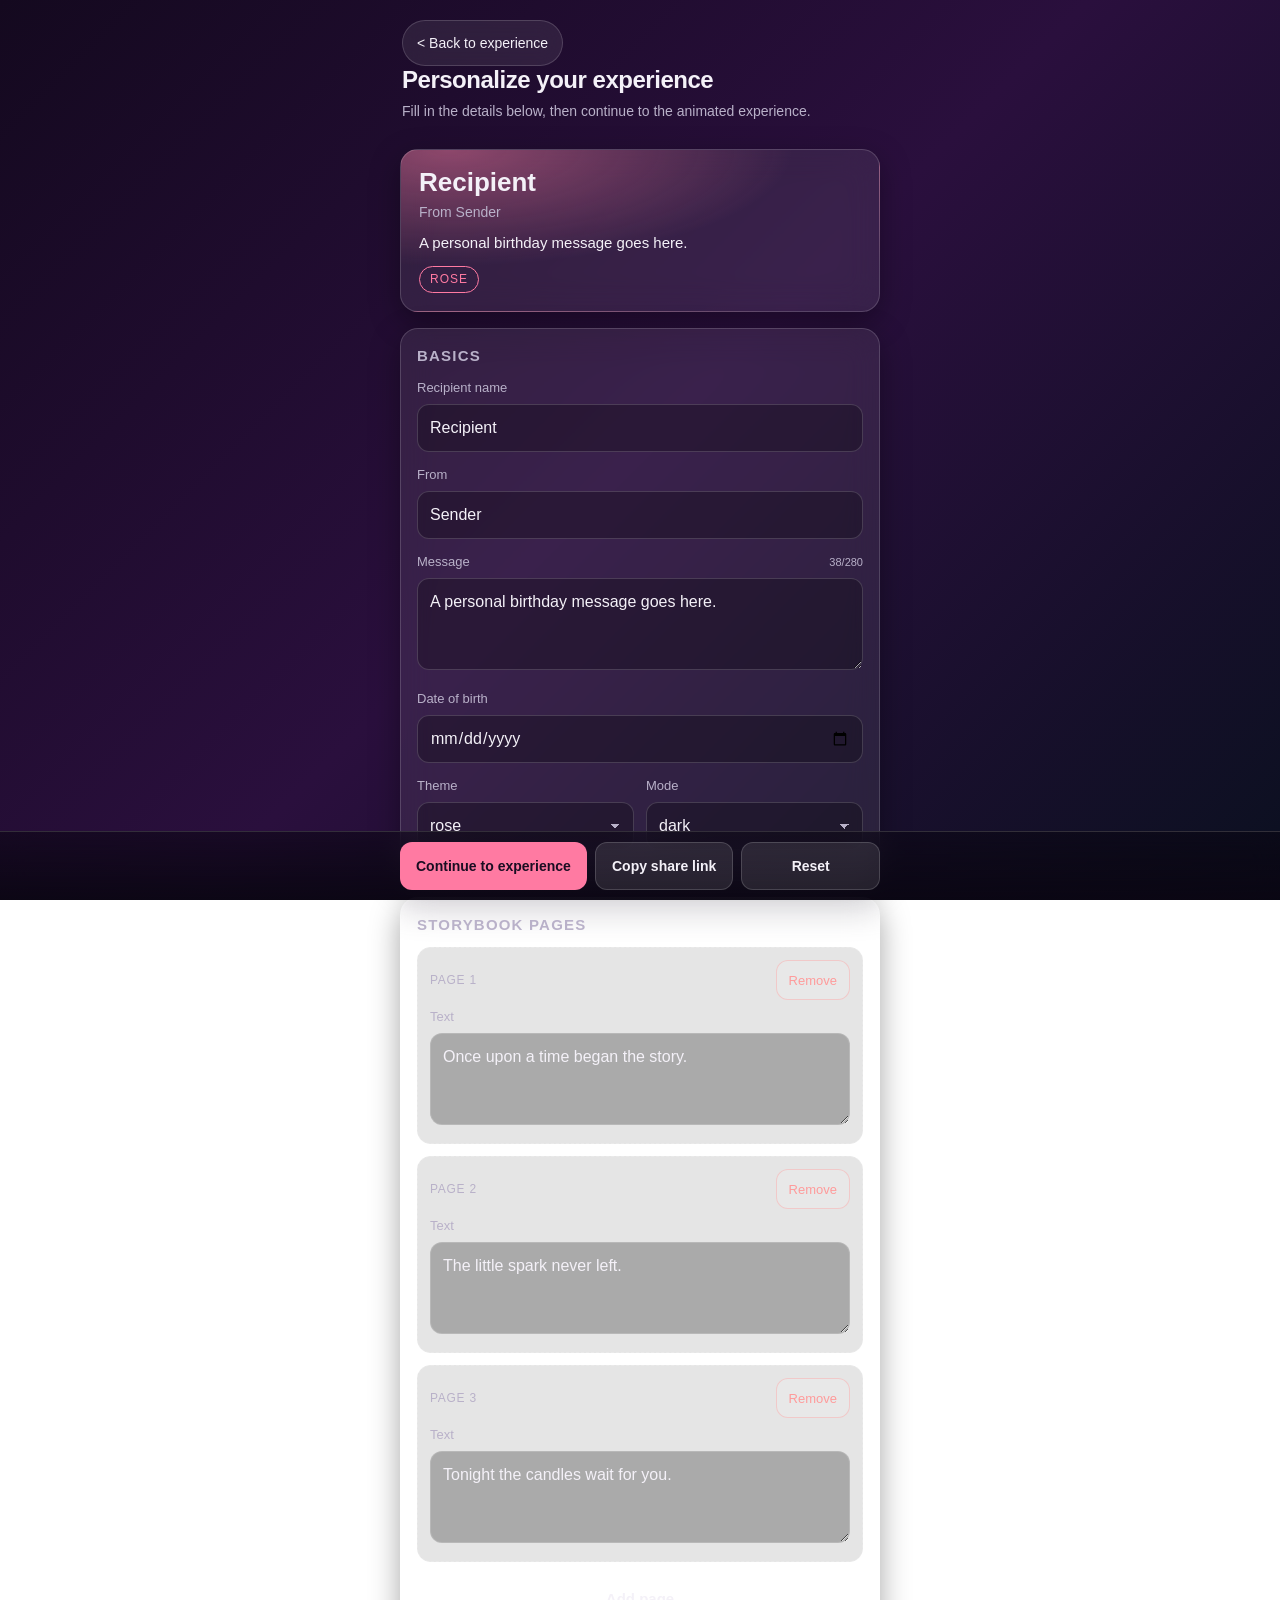
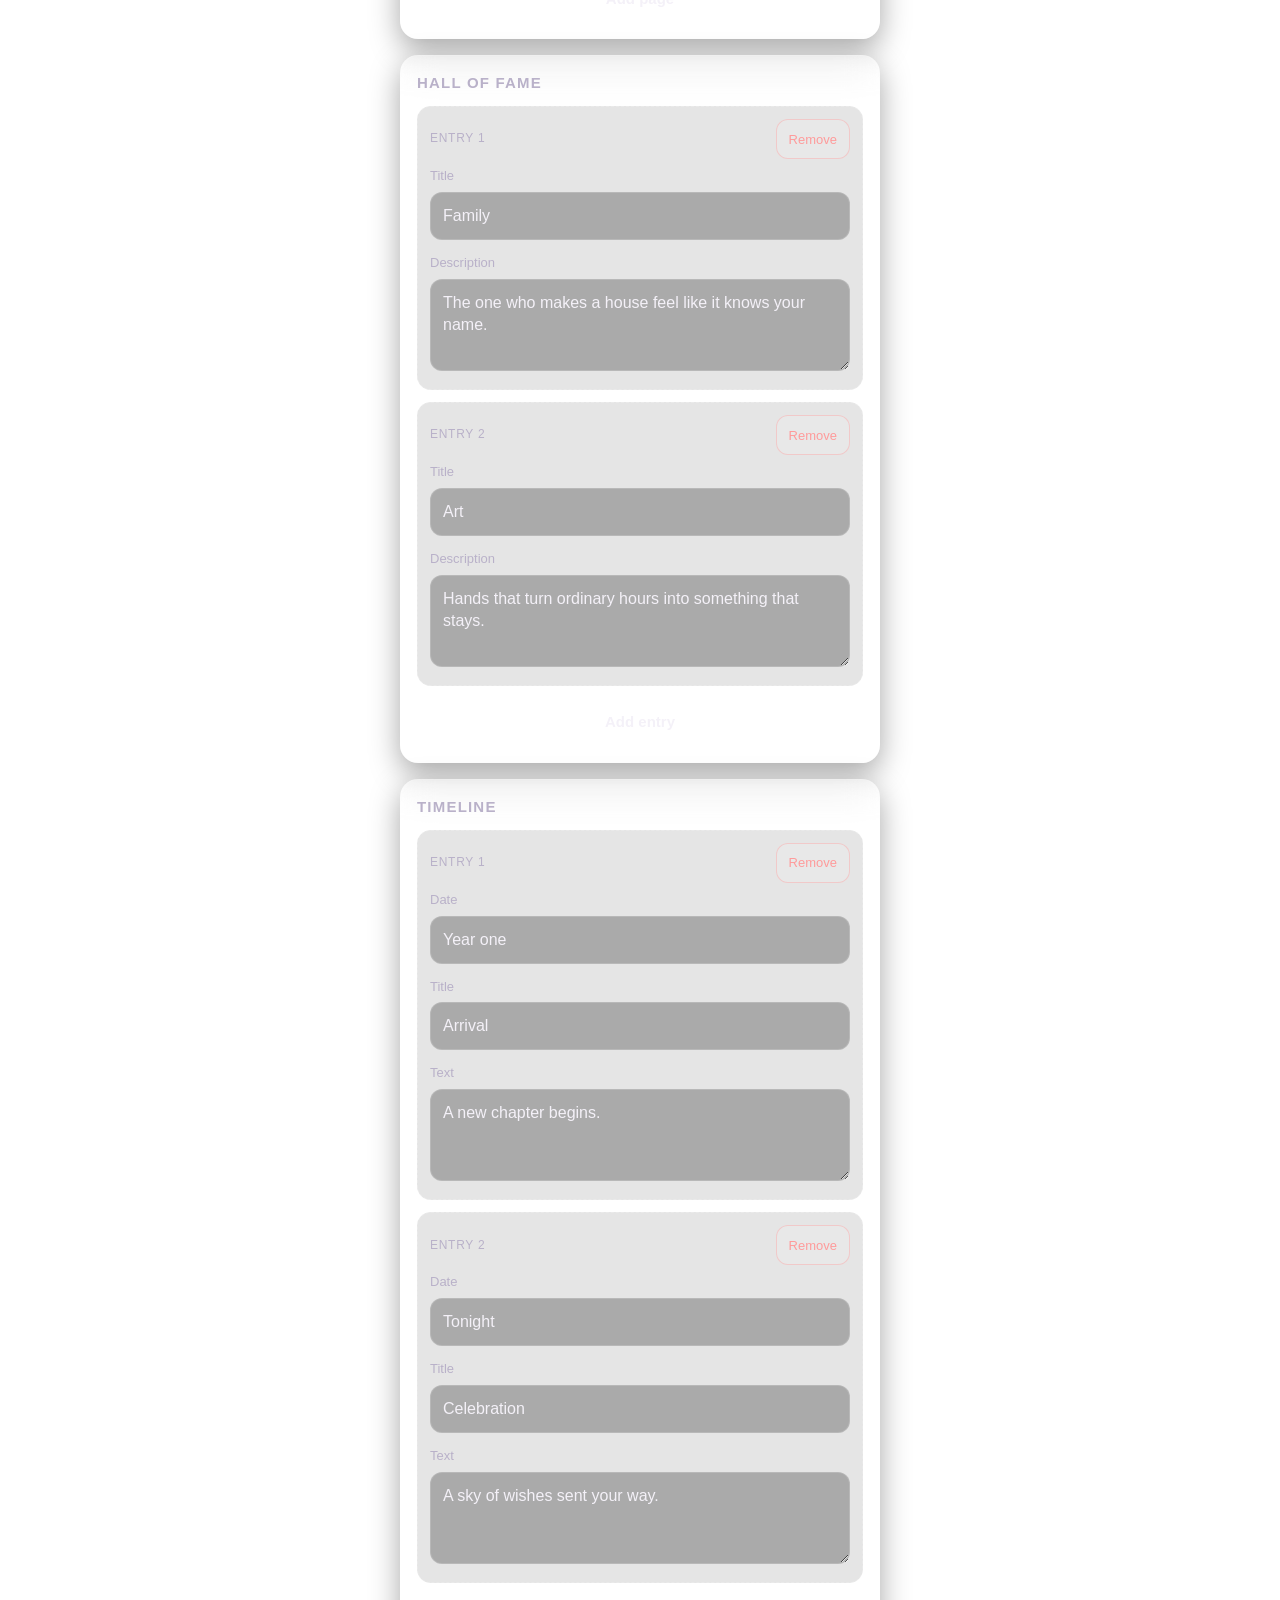
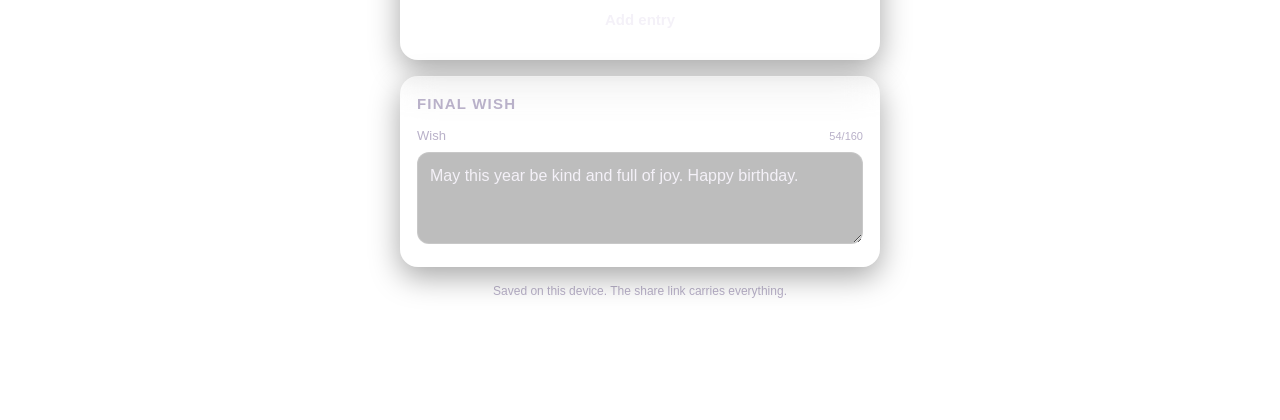
<file: index.html>
<!DOCTYPE html>
<html lang="en" data-theme="rose" data-mode="dark">
<head>
<meta charset="utf-8">
<meta name="viewport" content="width=device-width, initial-scale=1, viewport-fit=cover">
<title>Personalize your experience</title>
<style>
  :root {
    --accent: #ff7aa2;
    --bg-a: #14091f;
    --bg-b: #2a0f3d;
    --bg-c: #0b1020;
    --card: rgba(255, 255, 255, 0.08);
    --card-brd: rgba(255, 255, 255, 0.16);
    --text: #f4f1f8;
    --muted: #b9b1c9;
    --field: rgba(0, 0, 0, 0.26);
    --shadow: 0 10px 30px rgba(0, 0, 0, 0.35);
  }
  html[data-mode="light"] {
    --bg-a: #fdf3f7;
    --bg-b: #e7ecff;
    --bg-c: #fff7ef;
    --card: rgba(255, 255, 255, 0.62);
    --card-brd: rgba(20, 10, 40, 0.12);
    --text: #201832;
    --muted: #5c5470;
    --field: rgba(255, 255, 255, 0.85);
    --shadow: 0 10px 26px rgba(40, 20, 60, 0.14);
  }
  html[data-theme="midnight"] { --accent: #6ea8ff; }
  html[data-theme="royal"] { --accent: #b184ff; }
  html[data-theme="sunset"] { --accent: #ff9a5c; }
  html[data-theme="forest"] { --accent: #4fd1a5; }

  * { box-sizing: border-box; -webkit-tap-highlight-color: transparent; }
  html, body { margin: 0; padding: 0; }
  body {
    min-height: 100vh;
    min-height: 100dvh;
    background: linear-gradient(135deg, var(--bg-a) 0%, var(--bg-b) 50%, var(--bg-c) 100%);
    background-attachment: fixed;
    color: var(--text);
    font-family: -apple-system, BlinkMacSystemFont, "Segoe UI", Roboto, "Helvetica Neue", Arial, sans-serif;
    font-size: 16px;
    line-height: 1.45;
    padding:
      calc(env(safe-area-inset-top) + 14px)
      16px
      calc(env(safe-area-inset-bottom) + 120px);
    -webkit-text-size-adjust: 100%;
  }
  .wrap { max-width: 480px; margin: 0 auto; }

  header { padding: 6px 2px 16px; }
  h1 { font-size: 24px; line-height: 1.2; margin: 0 0 6px; letter-spacing: -0.02em; }
  .sub { color: var(--muted); font-size: 14px; margin: 0 0 12px; }
  .backlink {
    display: inline-block;
    min-height: 44px;
    line-height: 44px;
    padding: 0 14px;
    border-radius: 999px;
    border: 1px solid var(--card-brd);
    background: var(--card);
    color: var(--text);
    text-decoration: none;
    font-size: 14px;
    backdrop-filter: blur(12px);
    -webkit-backdrop-filter: blur(12px);
  }

  .card {
    background: var(--card);
    border: 1px solid var(--card-brd);
    border-radius: 18px;
    padding: 16px;
    margin: 0 0 16px;
    box-shadow: var(--shadow);
    backdrop-filter: blur(16px);
    -webkit-backdrop-filter: blur(16px);
  }
  .card h2 {
    font-size: 15px;
    text-transform: uppercase;
    letter-spacing: 0.08em;
    color: var(--muted);
    margin: 0 0 12px;
  }

  .field { margin-bottom: 14px; }
  .field:last-child { margin-bottom: 0; }
  label {
    display: block;
    font-size: 13px;
    color: var(--muted);
    margin-bottom: 6px;
  }
  input[type="text"], input[type="date"], select, textarea {
    width: 100%;
    font-family: inherit;
    font-size: 16px;
    color: var(--text);
    background: var(--field);
    border: 1px solid var(--card-brd);
    border-radius: 12px;
    padding: 12px 12px;
    min-height: 48px;
    touch-action: manipulation;
    appearance: none;
    -webkit-appearance: none;
  }
  textarea { min-height: 92px; resize: vertical; line-height: 1.4; }
  select {
    background-image: linear-gradient(45deg, transparent 50%, var(--muted) 50%), linear-gradient(135deg, var(--muted) 50%, transparent 50%);
    background-position: calc(100% - 18px) 21px, calc(100% - 13px) 21px;
    background-size: 5px 5px, 5px 5px;
    background-repeat: no-repeat;
    padding-right: 38px;
  }
  html[data-mode="light"] select option { color: #201832; }
  input:focus, select:focus, textarea:focus {
    outline: 2px solid var(--accent);
    outline-offset: 1px;
  }  .grid2 { display: grid; grid-template-columns: 1fr 1fr; gap: 12px; }
  .row {
    border: 1px dashed var(--card-brd);
    border-radius: 14px;
    padding: 12px;
    margin-bottom: 12px;
    background: rgba(0, 0, 0, 0.10);
  }
  html[data-mode="light"] .row { background: rgba(255, 255, 255, 0.45); }
  .row:last-of-type { margin-bottom: 0; }
  .rowhead {
    display: flex;
    align-items: center;
    justify-content: space-between;
    margin-bottom: 8px;
    gap: 8px;
  }
  .rowhead span { font-size: 12px; color: var(--muted); letter-spacing: 0.06em; text-transform: uppercase; }

  button {
    font-family: inherit;
    font-size: 15px;
    font-weight: 600;
    border-radius: 12px;
    border: 1px solid var(--card-brd);
    background: rgba(255, 255, 255, 0.10);
    color: var(--text);
    min-height: 48px;
    padding: 0 16px;
    cursor: pointer;
    touch-action: manipulation;
  }
  html[data-mode="light"] button { background: rgba(255, 255, 255, 0.8); }
  button:active { transform: translateY(1px); }
  .btn-accent {
    background: var(--accent);
    border-color: transparent;
    color: #1a0d22;
  }
  html[data-mode="light"] .btn-accent { color: #ffffff; }
  .btn-sm {
    min-height: 40px;
    padding: 0 12px;
    font-size: 13px;
    font-weight: 500;
  }
  .btn-danger { color: #ff9b9b; border-color: rgba(255, 155, 155, 0.4); }
  .addbtn { width: 100%; margin-top: 12px; }

  .preview {
    border-radius: 18px;
    padding: 18px;
    margin-bottom: 16px;
    border: 1px solid var(--card-brd);
    background:
      radial-gradient(120% 120% at 10% 0%, color-mix(in srgb, var(--accent) 45%, transparent) 0%, transparent 60%),
      var(--card);
    box-shadow: var(--shadow);
    backdrop-filter: blur(16px);
    -webkit-backdrop-filter: blur(16px);
  }
  .preview .pv-name { font-size: 26px; font-weight: 700; margin: 0 0 4px; line-height: 1.15; }
  .preview .pv-from { font-size: 14px; color: var(--muted); margin: 0 0 10px; }
  .preview .pv-msg { font-size: 15px; margin: 0 0 12px; white-space: pre-wrap; word-break: break-word; }
  .preview .pv-theme {
    display: inline-block;
    font-size: 12px;
    letter-spacing: 0.08em;
    text-transform: uppercase;
    color: var(--accent);
    border: 1px solid var(--accent);
    border-radius: 999px;
    padding: 4px 10px;
  }
  .preview .pv-msg:empty::after { content: "No message yet."; color: var(--muted); }

  .note { font-size: 12px; color: var(--muted); text-align: center; margin: 4px 0 0; }

  .actionbar {
    position: fixed;
    left: 0;
    right: 0;
    bottom: 0;
    z-index: 40;
    padding: 10px 16px calc(env(safe-area-inset-bottom) + 10px);
    background: linear-gradient(to top, rgba(10, 6, 18, 0.92), rgba(10, 6, 18, 0.55));
    backdrop-filter: blur(14px);
    -webkit-backdrop-filter: blur(14px);
    border-top: 1px solid var(--card-brd);
  }
  html[data-mode="light"] .actionbar { background: linear-gradient(to top, rgba(255, 255, 255, 0.94), rgba(255, 255, 255, 0.6)); }
  .actionbar .inner { max-width: 480px; margin: 0 auto; display: flex; gap: 8px; }
  .actionbar button { flex: 1 1 0; padding: 0 8px; font-size: 14px; }
  .actionbar .primary { flex: 1.4 1 0; }

  .toast {
    position: fixed;
    left: 50%;
    bottom: calc(env(safe-area-inset-bottom) + 88px);
    transform: translateX(-50%) translateY(12px);
    z-index: 60;
    max-width: 88vw;
    padding: 12px 16px;
    border-radius: 14px;
    background: rgba(18, 10, 28, 0.94);
    border: 1px solid var(--card-brd);
    color: #f6f2fb;
    font-size: 14px;
    text-align: center;
    opacity: 0;
    pointer-events: none;
    transition: opacity 0.25s ease, transform 0.25s ease;
  }
  .toast.show { opacity: 1; transform: translateX(-50%) translateY(0); }

  .fallback { margin-top: 12px; display: none; }
  .fallback.show { display: block; }
  .fallback input { word-break: break-all; font-size: 13px; }

  .count { font-size: 11px; color: var(--muted); float: right; font-weight: 400; }
  .labelrow { display: flex; justify-content: space-between; align-items: baseline; }

  @media (min-width: 430px) { body { padding-left: 20px; padding-right: 20px; } }
  @media (prefers-reduced-motion: reduce) { * { transition: none !important; } }
</style>
<link rel="icon" href="data:image/svg+xml,%3Csvg xmlns='http://www.w3.org/2000/svg' viewBox='0 0 64 64'%3E%3Crect width='64' height='64' rx='14' fill='%231a0f1a'/%3E%3Ctext x='32' y='45' font-size='38' text-anchor='middle' fill='%23ff6b9d'%3E%F0%9F%8E%81%3C/text%3E%3C/svg%3E">
</head>
<body>
<div class="wrap">

  <header>
    <a class="backlink" href="experience.html">&lt; Back to experience</a>
    <h1>Personalize your experience</h1>
    <p class="sub">Fill in the details below, then continue to the animated experience.</p>
  </header>

  <section class="preview" aria-live="polite">
    <p class="pv-name" id="pvName">Recipient</p>
    <p class="pv-from" id="pvFrom">From Sender</p>
    <p class="pv-msg" id="pvMsg"></p>
    <span class="pv-theme" id="pvTheme">rose</span>
  </section>  <section class="card">
    <h2>Basics</h2>
    <div class="field">
      <label for="fName">Recipient name</label>
      <input type="text" id="fName" maxlength="24" autocomplete="off" spellcheck="false" placeholder="Recipient">
    </div>
    <div class="field">
      <label for="fFrom">From</label>
      <input type="text" id="fFrom" maxlength="24" autocomplete="off" spellcheck="false" placeholder="Sender">
    </div>
    <div class="field">
      <label class="labelrow" for="fMessage">Message <span class="count" id="cMessage">0/280</span></label>
      <textarea id="fMessage" maxlength="280" placeholder="A personal birthday message goes here."></textarea>
    </div>
    <div class="field">
      <label for="fDob">Date of birth</label>
      <input type="date" id="fDob">
    </div>
    <div class="grid2">
      <div class="field">
        <label for="fTheme">Theme</label>
        <select id="fTheme">
          <option value="rose">rose</option>
          <option value="midnight">midnight</option>
          <option value="royal">royal</option>
          <option value="sunset">sunset</option>
          <option value="forest">forest</option>
        </select>
      </div>
      <div class="field">
        <label for="fMode">Mode</label>
        <select id="fMode">
          <option value="dark">dark</option>
          <option value="light">light</option>
        </select>
      </div>
    </div>
  </section>

  <section class="card">
    <h2>Storybook pages</h2>
    <div id="pagesList"></div>
    <button type="button" class="addbtn" id="addPage">Add page</button>
  </section>

  <section class="card">
    <h2>Hall of Fame</h2>
    <div id="favList"></div>
    <button type="button" class="addbtn" id="addFav">Add entry</button>
  </section>

  <section class="card">
    <h2>Timeline</h2>
    <div id="timeList"></div>
    <button type="button" class="addbtn" id="addTime">Add entry</button>
  </section>

  <section class="card">
    <h2>Final wish</h2>
    <div class="field">
      <label class="labelrow" for="fFinal">Wish <span class="count" id="cFinal">0/160</span></label>
      <textarea id="fFinal" maxlength="160" placeholder="May this year be kind and full of joy. Happy birthday."></textarea>
    </div>
  </section>

  <p class="note">Saved on this device. The share link carries everything.</p>

  <div class="fallback" id="fallback">
    <label for="linkOut">Copy this link manually</label>
    <input type="text" id="linkOut" readonly>
  </div>

</div>

<div class="actionbar">
  <div class="inner">
    <button type="button" class="primary btn-accent" id="btnOpen">Continue to experience</button>
    <button type="button" id="btnCopy">Copy share link</button>
    <button type="button" id="btnReset">Reset</button>
  </div>
</div>

<div class="toast" id="toast" role="status" aria-live="polite"></div><script>
(function () {
    /* If this page is opened with a payload, go straight to the experience. */
    try {
      if (location.search && /(^|[?&])(d|name|from|msg|dob|theme)=/.test(location.search)) {
        location.replace("experience.html" + location.search);
        return;
      }
    } catch (e) { /* ignore */ }
  "use strict";

  var STORAGE_KEY = "afterglow_content";

  var THEME_COLORS = {
    rose: "#ff7aa2",
    midnight: "#6ea8ff",
    royal: "#b184ff",
    sunset: "#ff9a5c",
    forest: "#4fd1a5"
  };
  var THEME_NAMES = ["rose", "midnight", "royal", "sunset", "forest"];

  var DEFAULTS = {
    name: "Recipient",
    from: "Sender",
    message: "A personal birthday message goes here.",
    dob: "",
    theme: "rose",
    mode: "dark",
    pages: [
      "Once upon a time began the story.",
      "The little spark never left.",
      "Tonight the candles wait for you."
    ],
    favorites: [
      { label: "Family", text: "The one who makes a house feel like it knows your name." },
      { label: "Art", text: "Hands that turn ordinary hours into something that stays." }
    ],
    timeline: [
      { date: "Year one", title: "Arrival", text: "A new chapter begins." },
      { date: "Tonight", title: "Celebration", text: "A sky of wishes sent your way." }
    ],
    finalWish: "May this year be kind and full of joy. Happy birthday."
  };

  function $(id) { return document.getElementById(id); }

  /* ---------- storage helpers (always guarded) ---------- */
  function storageGet(key) {
    try {
      return window.localStorage.getItem(key);
    } catch (e) {
      return null;
    }
  }
  function storageSet(key, value) {
    try {
      window.localStorage.setItem(key, value);
      return true;
    } catch (e) {
      return false;
    }
  }
  function storageRemove(key) {
    try {
      window.localStorage.removeItem(key);
      return true;
    } catch (e) {
      return false;
    }
  }

  /* ---------- sanitising helpers ---------- */
  function cleanStr(value, max) {
    if (value === null || value === undefined) return "";
    var s = String(value);
    s = s.replace(/[\r\n\t]+/g, " ").trim();
    if (typeof max === "number" && max > 0 && s.length > max) s = s.slice(0, max);
    return s;
  }
  function cleanText(value, max) {
    if (value === null || value === undefined) return "";
    var s = String(value);
    if (typeof max === "number" && max > 0 && s.length > max) s = s.slice(0, max);
    return s;
  }
  function cleanTheme(value) {
    var t = String(value || "").toLowerCase();
    return THEME_NAMES.indexOf(t) !== -1 ? t : DEFAULTS.theme;
  }
  function cleanMode(value) {
    var m = String(value || "").toLowerCase();
    return (m === "light" || m === "dark") ? m : DEFAULTS.mode;
  }
  function cleanDate(value) {
    var s = cleanStr(value, 10);
    return /^\d{4}-\d{2}-\d{2}$/.test(s) ? s : "";
  }
  function cleanList(value, mapper, limit) {
    var out = [];
    if (!Array.isArray(value)) return out;
    for (var i = 0; i < value.length; i++) {
      var item = mapper(value[i]);
      if (item !== null) out.push(item);
      if (out.length >= (limit || 30)) break;
    }
    return out;
  }

  function normalize(raw) {
    var src = (raw && typeof raw === "object") ? raw : {};
    var pages = cleanList(src.pages, function (p) {
      if (typeof p !== "string") return null;
      return cleanText(p, 140);
    }, 30);
    var favorites = cleanList(src.favorites, function (f) {
      if (!f || typeof f !== "object") return null;
      return {
        label: cleanStr(f.label, 18),
        text: cleanText(f.text, 90)
      };
    }, 30);
    var timeline = cleanList(src.timeline, function (t) {
      if (!t || typeof t !== "object") return null;
      return {
        date: cleanStr(t.date, 20),
        title: cleanStr(t.title, 24),
        text: cleanText(t.text, 90)
      };
    }, 30);
    return {
      name: cleanStr(src.name, 24),
      from: cleanStr(src.from, 24),
      message: cleanText(src.message, 280),
      dob: cleanDate(src.dob),
      theme: cleanTheme(src.theme),
      mode: cleanMode(src.mode),
      pages: pages,
      favorites: favorites,
      timeline: timeline,
      finalWish: cleanText(src.finalWish, 160)
    };
  }

  function cloneDefaults() {
    return normalize(JSON.parse(JSON.stringify(DEFAULTS)));
  }

  /* ---------- toast ---------- */
  var toastTimer = null;
  function showToast(msg) {
    var t = $("toast");
    t.textContent = msg;
    t.classList.add("show");
    if (toastTimer) clearTimeout(toastTimer);
    toastTimer = setTimeout(function () {
      t.classList.remove("show");
    }, 2800);
  }

  /* ---------- theme ---------- */
  function applyTheme(theme, mode) {
    var th = cleanTheme(theme);
    var md = cleanMode(mode);
    document.documentElement.setAttribute("data-theme", th);
    document.documentElement.setAttribute("data-mode", md);
    document.documentElement.style.setProperty("--accent", THEME_COLORS[th]);
  }  /* ---------- preview ---------- */
  function updatePreview() {
    var name = cleanStr($("fName").value, 24);
    var from = cleanStr($("fFrom").value, 24);
    var msg = cleanText($("fMessage").value, 280);
    var theme = cleanTheme($("fTheme").value);
    $("pvName").textContent = name || DEFAULTS.name;
    $("pvFrom").textContent = from ? ("From " + from) : ("From " + DEFAULTS.from);
    $("pvMsg").textContent = msg;
    $("pvTheme").textContent = theme;
    $("cMessage").textContent = msg.length + "/280";
    var fw = cleanText($("fFinal").value, 160);
    $("cFinal").textContent = fw.length + "/160";
    applyTheme(theme, cleanMode($("fMode").value));
  }

  /* ---------- dynamic list builders ---------- */
  function makeLabel(text) {
    var el = document.createElement("label");
    el.textContent = text;
    return el;
  }
  function makeTextInput(value, max, placeholder) {
    var el = document.createElement("input");
    el.type = "text";
    el.maxLength = max;
    el.setAttribute("maxlength", String(max));
    el.autocomplete = "off";
    el.spellcheck = false;
    el.placeholder = placeholder || "";
    el.value = value || "";
    el.addEventListener("input", updatePreview);
    return el;
  }
  function makeTextArea(value, max, placeholder) {
    var el = document.createElement("textarea");
    el.maxLength = max;
    el.setAttribute("maxlength", String(max));
    el.placeholder = placeholder || "";
    el.value = value || "";
    el.addEventListener("input", updatePreview);
    return el;
  }
  function makeRemoveButton(onClick) {
    var btn = document.createElement("button");
    btn.type = "button";
    btn.className = "btn-sm btn-danger";
    btn.textContent = "Remove";
    btn.addEventListener("click", onClick);
    return btn;
  }
  function makeRow(indexLabel) {
    var row = document.createElement("div");
    row.className = "row";
    var head = document.createElement("div");
    head.className = "rowhead";
    var span = document.createElement("span");
    span.textContent = indexLabel;
    head.appendChild(span);
    row.appendChild(head);
    return { row: row, head: head };
  }

  function renderPages(pages) {
    var host = $("pagesList");
    while (host.firstChild) host.removeChild(host.firstChild);
    for (var i = 0; i < pages.length; i++) {
      (function (index) {
        var parts = makeRow("Page " + (index + 1));
        var field = document.createElement("div");
        field.className = "field";
        field.appendChild(makeLabel("Text"));
        field.appendChild(makeTextArea(pages[index], 140, "Write a line of the story..."));
        parts.row.appendChild(field);
        parts.head.appendChild(makeRemoveButton(function () {
          var cur = collect().pages;
          cur.splice(index, 1);
          renderPages(cur);
        }));
        host.appendChild(parts.row);
      })(i);
    }
  }

  function renderFavorites(items) {
    var host = $("favList");
    while (host.firstChild) host.removeChild(host.firstChild);
    for (var i = 0; i < items.length; i++) {
      (function (index) {
        var parts = makeRow("Entry " + (index + 1));
        var f1 = document.createElement("div");
        f1.className = "field";
        f1.appendChild(makeLabel("Title"));
        f1.appendChild(makeTextInput(items[index].label, 18, "Title"));
        parts.row.appendChild(f1);
        var f2 = document.createElement("div");
        f2.className = "field";
        f2.appendChild(makeLabel("Description"));
        f2.appendChild(makeTextArea(items[index].text, 90, "A short description..."));
        parts.row.appendChild(f2);
        parts.head.appendChild(makeRemoveButton(function () {
          var cur = collect().favorites;
          cur.splice(index, 1);
          renderFavorites(cur);
        }));
        host.appendChild(parts.row);
      })(i);
    }
  }

  function renderTimeline(items) {
    var host = $("timeList");
    while (host.firstChild) host.removeChild(host.firstChild);
    for (var i = 0; i < items.length; i++) {
      (function (index) {
        var parts = makeRow("Entry " + (index + 1));
        var f1 = document.createElement("div");
        f1.className = "field";
        f1.appendChild(makeLabel("Date"));
        f1.appendChild(makeTextInput(items[index].date, 20, "Year one"));
        parts.row.appendChild(f1);
        var f2 = document.createElement("div");
        f2.className = "field";
        f2.appendChild(makeLabel("Title"));
        f2.appendChild(makeTextInput(items[index].title, 24, "Arrival"));
        parts.row.appendChild(f2);
        var f3 = document.createElement("div");
        f3.className = "field";
        f3.appendChild(makeLabel("Text"));
        f3.appendChild(makeTextArea(items[index].text, 90, "What happened..."));
        parts.row.appendChild(f3);
        parts.head.appendChild(makeRemoveButton(function () {
          var cur = collect().timeline;
          cur.splice(index, 1);
          renderTimeline(cur);
        }));
        host.appendChild(parts.row);
      })(i);
    }
  }  /* ---------- collect form state ---------- */
  function collect() {
    var pages = [];
    var pageNodes = $("pagesList").querySelectorAll("textarea");
    for (var i = 0; i < pageNodes.length; i++) {
      pages.push(cleanText(pageNodes[i].value, 140));
    }
    var favorites = [];
    var favRows = $("favList").querySelectorAll(".row");
    for (var j = 0; j < favRows.length; j++) {
      var fInputs = favRows[j].querySelectorAll("input");
      var fAreas = favRows[j].querySelectorAll("textarea");
      favorites.push({
        label: cleanStr(fInputs[0] ? fInputs[0].value : "", 18),
        text: cleanText(fAreas[0] ? fAreas[0].value : "", 90)
      });
    }
    var timeline = [];
    var timeRows = $("timeList").querySelectorAll(".row");
    for (var k = 0; k < timeRows.length; k++) {
      var tInputs = timeRows[k].querySelectorAll("input");
      var tAreas = timeRows[k].querySelectorAll("textarea");
      timeline.push({
        date: cleanStr(tInputs[0] ? tInputs[0].value : "", 20),
        title: cleanStr(tInputs[1] ? tInputs[1].value : "", 24),
        text: cleanText(tAreas[0] ? tAreas[0].value : "", 90)
      });
    }
    return normalize({
      name: $("fName").value,
      from: $("fFrom").value,
      message: $("fMessage").value,
      dob: $("fDob").value,
      theme: $("fTheme").value,
      mode: $("fMode").value,
      pages: pages,
      favorites: favorites,
      timeline: timeline,
      finalWish: $("fFinal").value
    });
  }

  /* ---------- fill form ---------- */
  function fillForm(data) {
    $("fName").value = data.name;
    $("fFrom").value = data.from;
    $("fMessage").value = data.message;
    $("fDob").value = data.dob;
    $("fTheme").value = data.theme;
    $("fMode").value = data.mode;
    $("fFinal").value = data.finalWish;
    renderPages(data.pages);
    renderFavorites(data.favorites);
    renderTimeline(data.timeline);
    updatePreview();
  }

  /* ---------- share link ---------- */
  function buildShareLink(data) {
    var payload = {
      name: data.name,
      from: data.from,
      msg: data.message,
      dob: data.dob,
      theme: data.theme,
      pages: data.pages,
      favorites: data.favorites,
      timeline: data.timeline,
      finalWish: data.finalWish
    };
    var json = JSON.stringify(payload);
    var bytes = new TextEncoder().encode(json);
    var bin = "";
    for (var i = 0; i < bytes.length; i++) bin += String.fromCharCode(bytes[i]);
    var b64 = btoa(bin);
    return resolveExperienceUrl() + "?d=" + encodeURIComponent(b64);
  }

  function resolveExperienceUrl() {
    var base = location.href;
    try {
      return new URL("experience.html", base).href;
    } catch (e) {
      try {
        return new URL("experience.html", document.baseURI || base).href;
      } catch (e2) {
        return "experience.html";
      }
    }
  }

  function showFallback(link) {
    var box = $("fallback");
    var input = $("linkOut");
    input.value = link;
    box.classList.add("show");
    try {
      input.focus();
      input.setSelectionRange(0, link.length);
    } catch (e) {}
  }

  function copyLink() {
    var data = collect();
    var link;
    try {
      link = buildShareLink(data);
    } catch (e) {
      showToast("Could not build the link.");
      return;
    }
    storageSet(STORAGE_KEY, JSON.stringify(data));
    if (navigator.clipboard && navigator.clipboard.writeText) {
      navigator.clipboard.writeText(link).then(function () {
        showToast("Share link copied to clipboard.");
        $("fallback").classList.remove("show");
      }).catch(function () {
        showFallback(link);
        showToast("Clipboard blocked. Copy the link below.");
      });
    } else {
      showFallback(link);
      showToast("Clipboard unavailable. Copy the link below.");
    }
  }

  /* ---------- events ---------- */
  function bind() {
    var ids = ["fName", "fFrom", "fMessage", "fDob", "fTheme", "fMode", "fFinal"];
    for (var i = 0; i < ids.length; i++) {
      var el = $(ids[i]);
      el.addEventListener("input", updatePreview);
      el.addEventListener("change", updatePreview);
    }

    $("addPage").addEventListener("click", function () {
      var cur = collect().pages;
      cur.push("");
      renderPages(cur);
    });

    $("addFav").addEventListener("click", function () {
      var cur = collect().favorites;
      cur.push({ label: "", text: "" });
      renderFavorites(cur);
    });

    $("addTime").addEventListener("click", function () {
      var cur = collect().timeline;
      cur.push({ date: "", title: "", text: "" });
      renderTimeline(cur);
    });

    $("btnOpen").addEventListener("click", function () {
      var data = collect();
      var ok = storageSet(STORAGE_KEY, JSON.stringify(data));
      if (!ok) {
        try {
          location.href = buildShareLink(data);
          return;
        } catch (e) {
          showToast("Storage is blocked in this browser.");
          return;
        }
      }
      location.href = buildShareLink(data);
    });

    $("btnCopy").addEventListener("click", copyLink);

    $("btnReset").addEventListener("click", function () {
      storageRemove(STORAGE_KEY);
      fillForm(cloneDefaults());
      $("fallback").classList.remove("show");
      showToast("Reset to defaults.");
    });
  }

  /* ---------- boot ---------- */
  function boot() {
    var storedRaw = storageGet(STORAGE_KEY);
    var data = null;
    if (storedRaw) {
      try {
        var parsed = JSON.parse(storedRaw);
        if (parsed && typeof parsed === "object") data = normalize(parsed);
      } catch (e) {
        data = null;
      }
    }
    if (!data) data = cloneDefaults();
    fillForm(data);
    bind();
  }

  if (document.readyState === "loading") {
    document.addEventListener("DOMContentLoaded", boot);
  } else {
    boot();
  }
})();
</script>
</body>
</html>
</file>
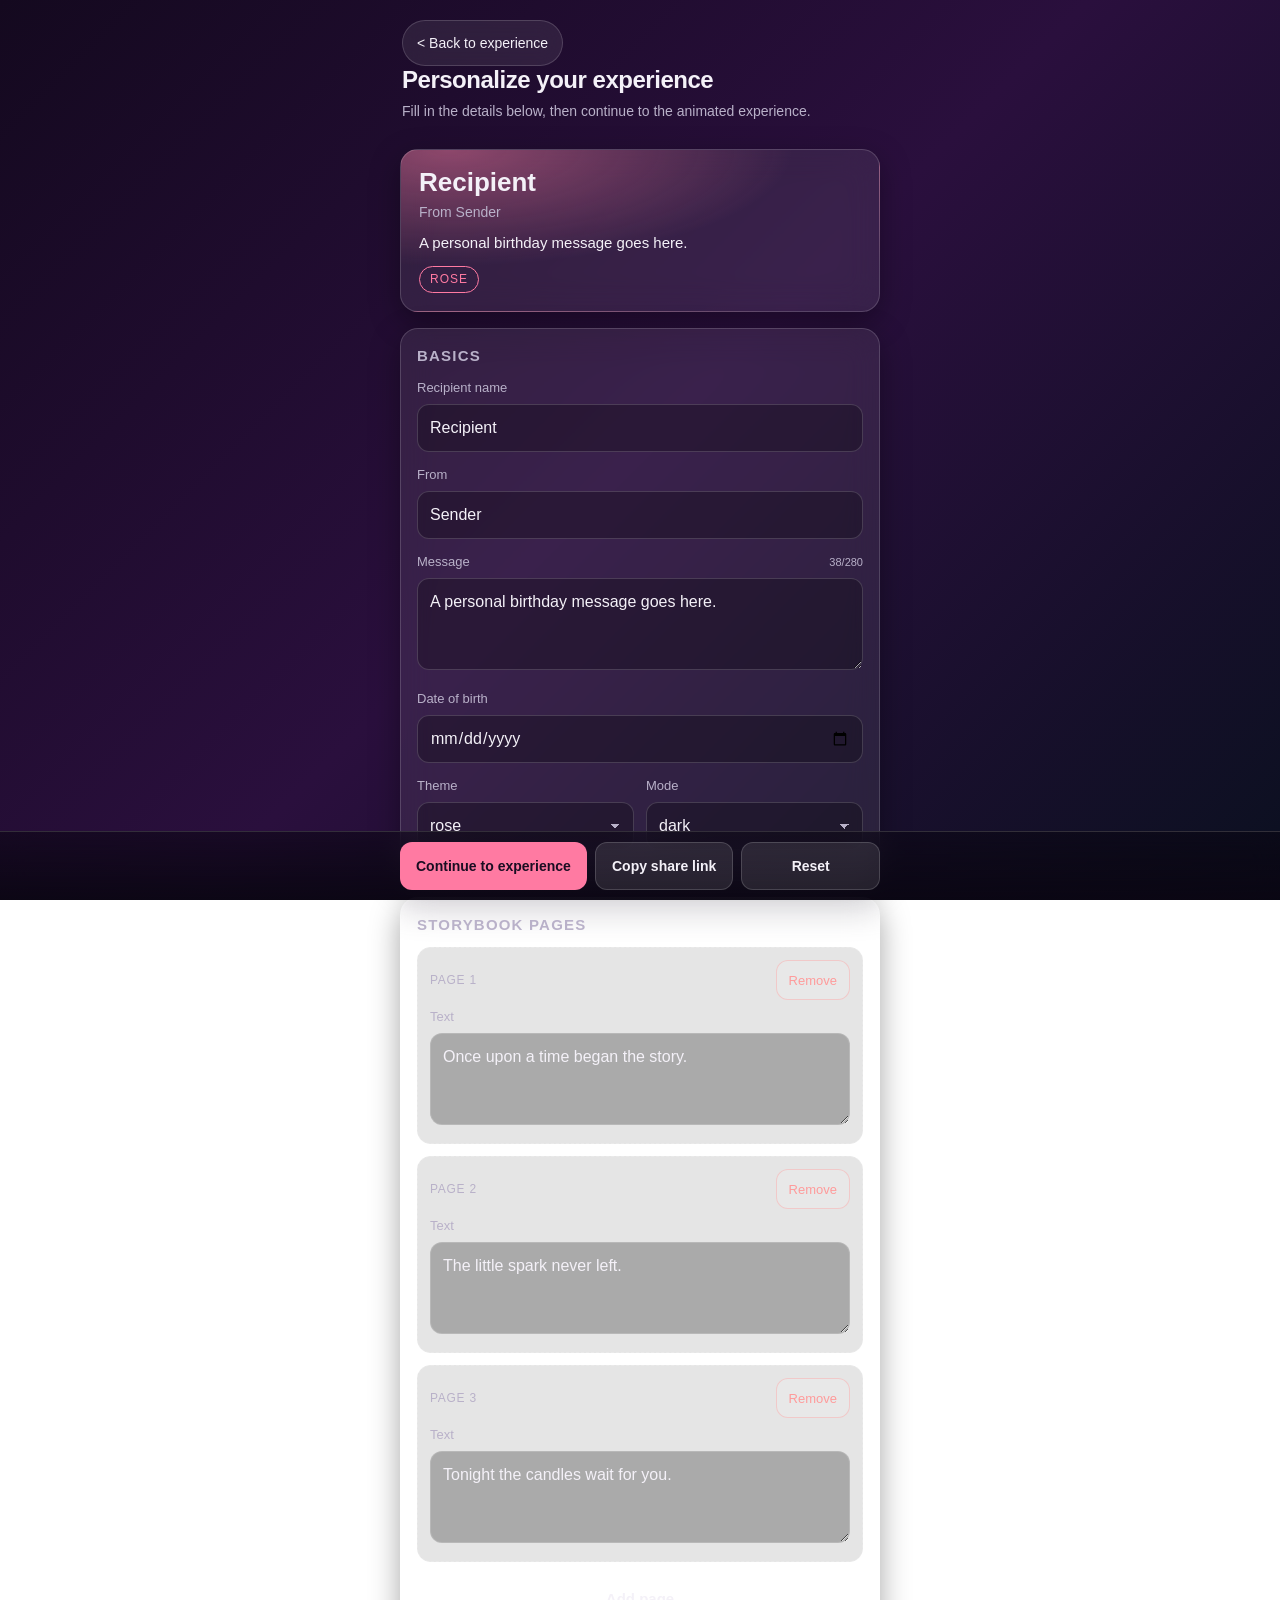
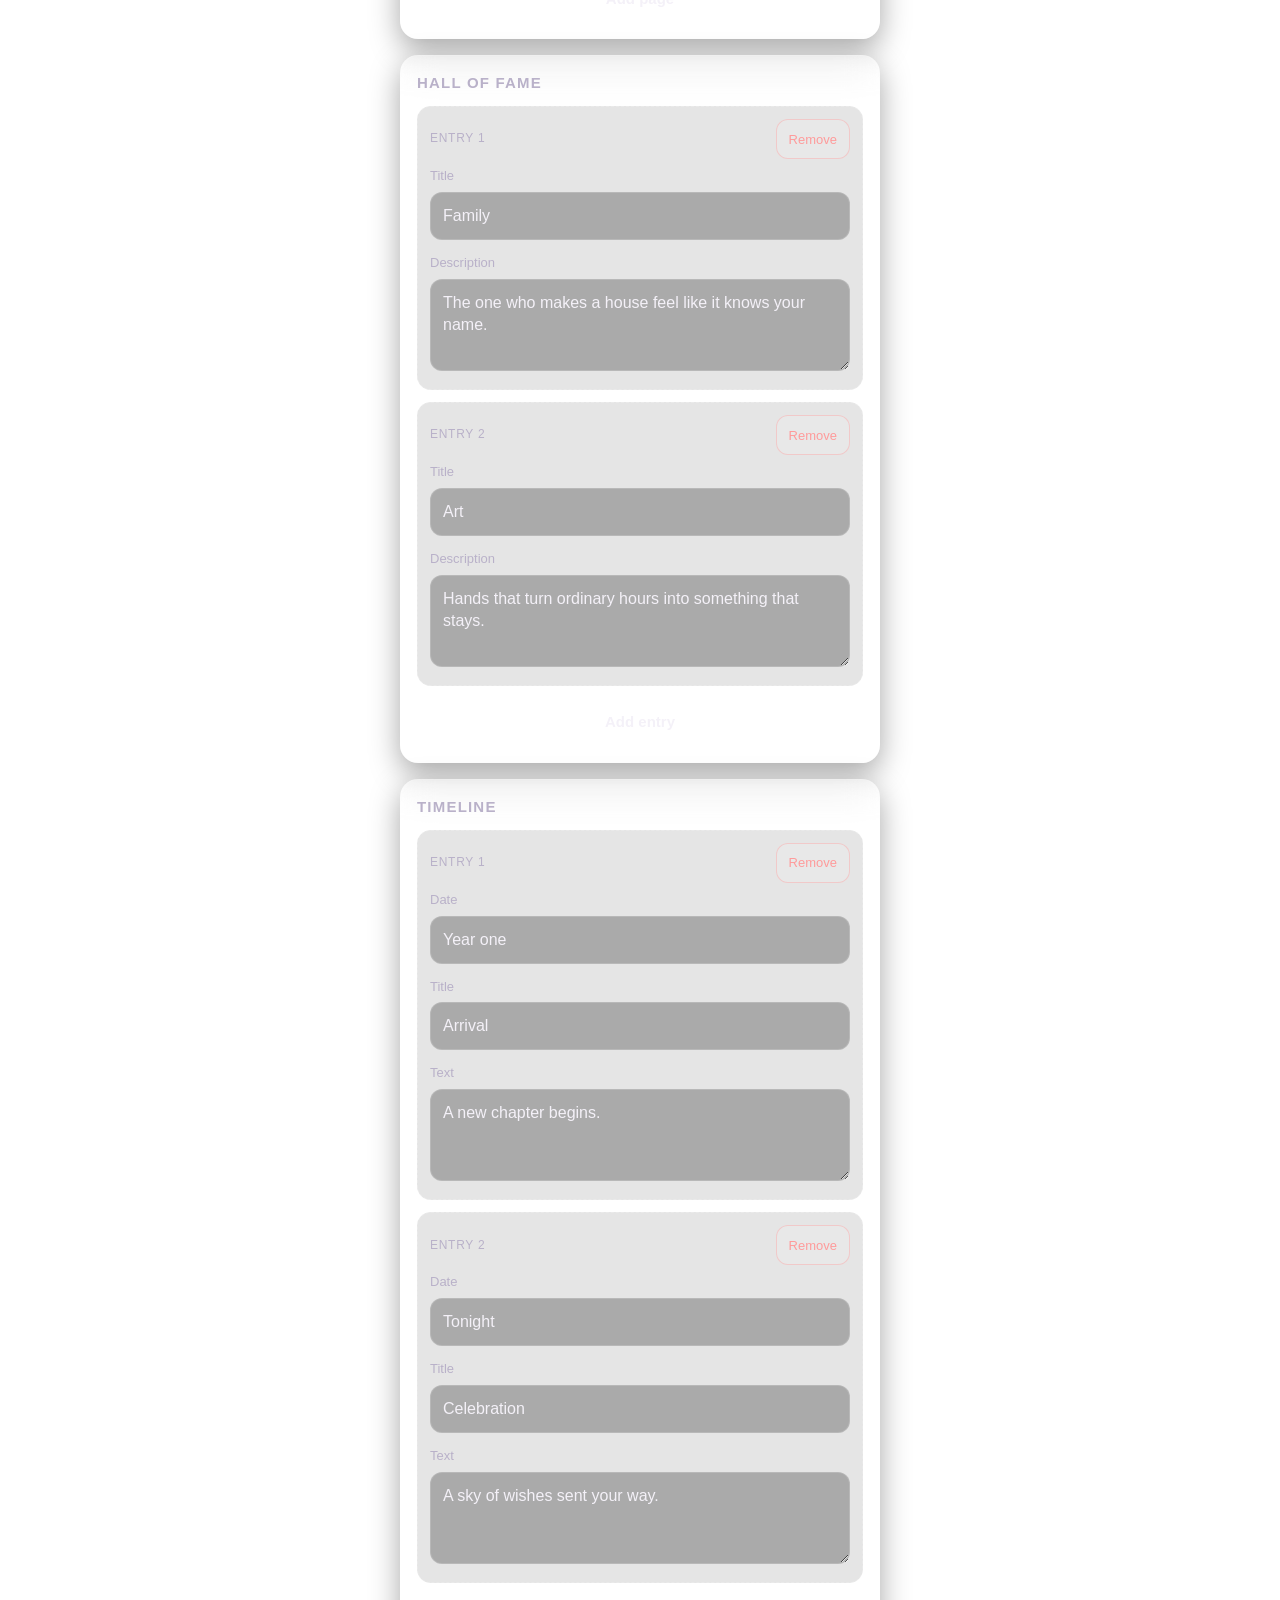
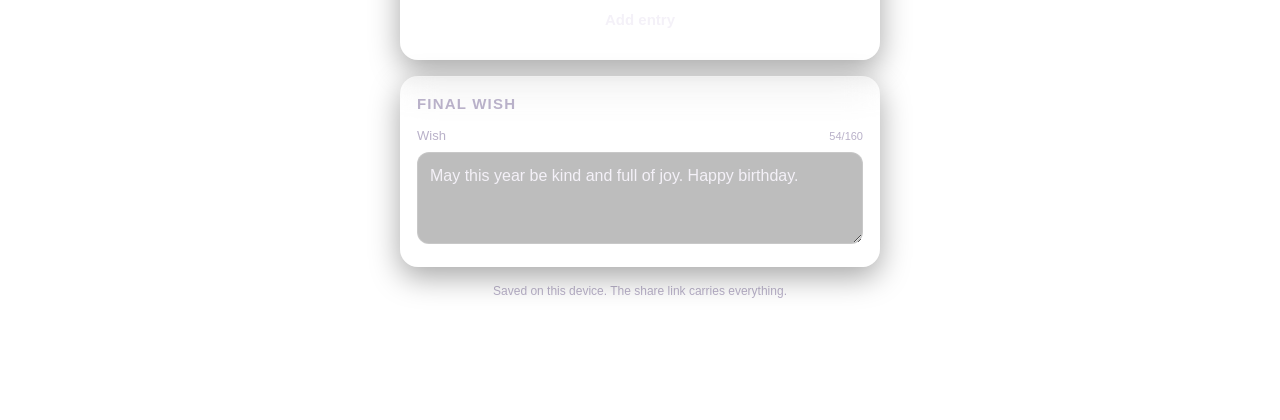
<file: customize.html>
<!DOCTYPE html>
<html lang="en">
<head>
<meta charset="UTF-8">
<meta name="viewport" content="width=device-width, initial-scale=1, viewport-fit=cover">
<meta name="robots" content="noindex">
<title>Afterglow</title>
<link rel="icon" href="data:image/svg+xml,%3Csvg xmlns='http://www.w3.org/2000/svg' viewBox='0 0 64 64'%3E%3Crect width='64' height='64' rx='14' fill='%231a0f1a'/%3E%3Ctext x='32' y='45' font-size='38' text-anchor='middle' fill='%23ff6b9d'%3E%F0%9F%8E%81%3C/text%3E%3C/svg%3E">
<script>
  location.replace("index.html" + location.search);
</script>
<style>
  body { margin: 0; min-height: 100vh; display: flex; align-items: center; justify-content: center; background: #1a0f1a; color: #fff; font-family: system-ui, -apple-system, Segoe UI, Roboto, sans-serif; text-align: center; padding: 24px; }
  a { color: #ff6b9d; }
</style>
</head>
<body>
<p>Redirecting...<br><a href="index.html">Continue to the personalisation form</a></p>
</body>
</html>
</file>
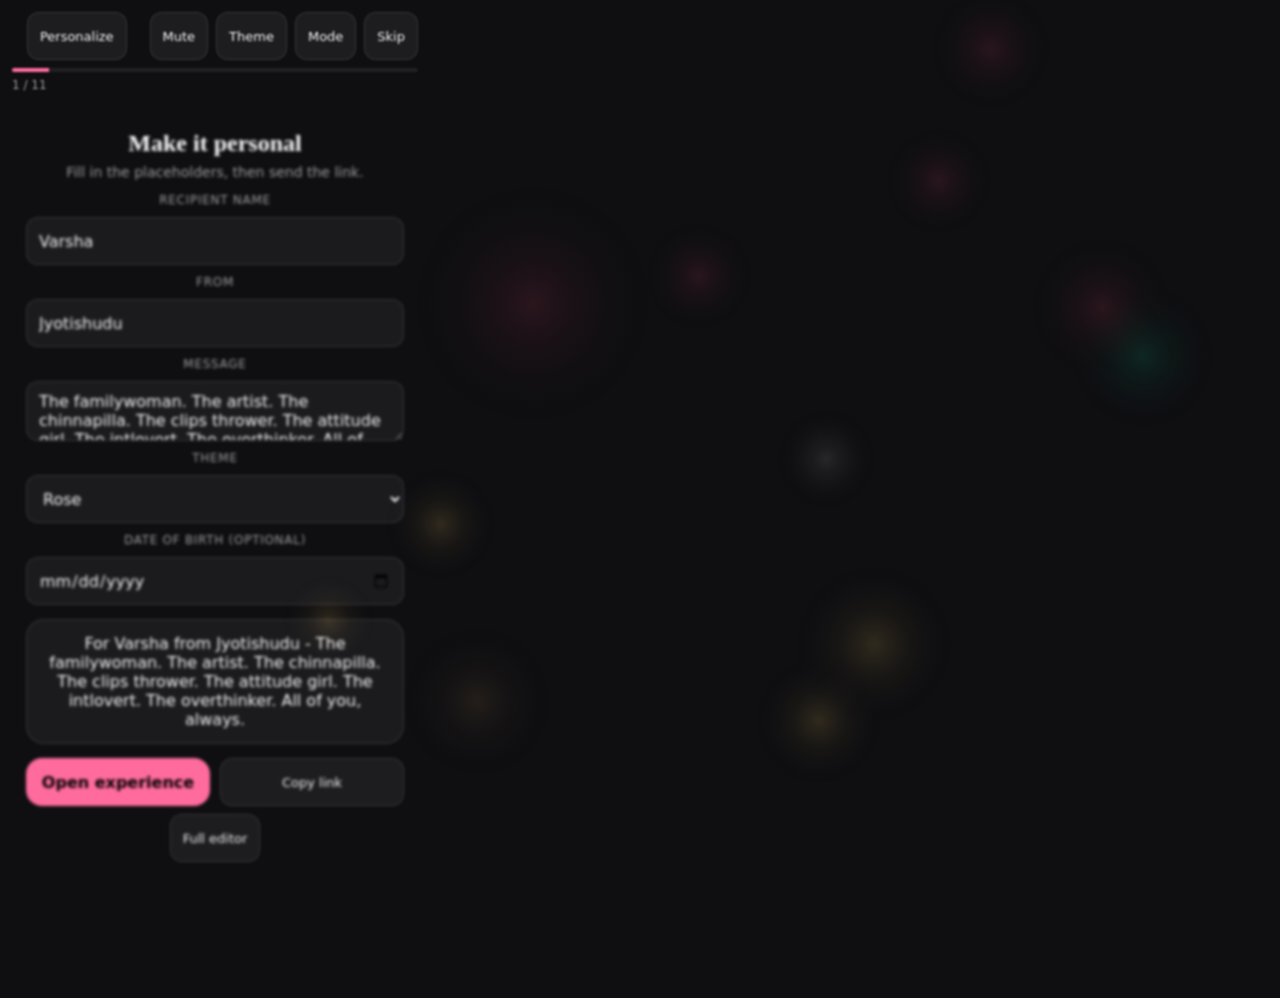
<file: experience.html>
<!DOCTYPE html>
<html lang="en">
<head>
<meta charset="UTF-8">
<meta name="viewport" content="width=device-width, initial-scale=1, viewport-fit=cover">
<meta name="theme-color" content="#ff6b9d">
<meta name="description" content="A cinematic birthday experience. Gift, key, storybook, cake, candles, celebration, message, and a wish sent to the stars.">
<meta name="apple-mobile-web-app-capable" content="yes">
<meta name="apple-mobile-web-app-status-bar-style" content="default">
<meta name="mobile-web-app-capable" content="yes">
<meta property="og:title" content="Birthday Experience">
<meta property="og:description" content="A cinematic birthday experience sent to the stars.">
<meta property="og:type" content="website">
<link rel="manifest" href="manifest.json">
<link rel="stylesheet" href="css/style.css">
<style>
html{overflow-y:scroll}
body{margin:0;font-family:system-ui,-apple-system,Segoe UI,Roboto,sans-serif;background:#0f0f12;color:#fff;touch-action:manipulation;-webkit-tap-highlight-color:transparent}
#loader{position:fixed;inset:0;z-index:9999;display:flex;flex-direction:column;align-items:center;justify-content:center;background:#111}
.spinner{width:44px;height:44px;border:3px solid rgba(255,255,255,0.25);border-top-color:#ff6b9d;border-radius:50%;animation:spin 0.8s linear infinite}
@keyframes spin{to{transform:rotate(360deg)}}
</style>
<title>Birthday Experience</title>
<link rel="icon" href="data:image/svg+xml,%3Csvg xmlns='http://www.w3.org/2000/svg' viewBox='0 0 64 64'%3E%3Crect width='64' height='64' rx='14' fill='%231a0f1a'/%3E%3Ctext x='32' y='45' font-size='38' text-anchor='middle' fill='%23ff6b9d'%3E%F0%9F%8E%81%3C/text%3E%3C/svg%3E">
</head>
<body>
<div id="loader"><div class="spinner"></div><div style="margin-top:12px;font-size:16px">Loading...</div></div>
<div id="rotate-gate" style="display:none;position:fixed;inset:0;z-index:10000;align-items:center;justify-content:center;background:#000;color:#fff;padding:env(safe-area-inset-top) env(safe-area-inset-right) env(safe-area-inset-bottom) env(safe-area-inset-left);text-align:center"><div style="font-size:20px">Please rotate your phone to portrait</div><div style="margin-top:8px;opacity:.7">Portrait mode is required</div></div>
<canvas id="bg-canvas"></canvas>
<canvas id="fx-canvas"></canvas>
<div id="app">
<header class="chroma">
<a class="chip chip-link" id="personalize-btn" href="index.html" aria-label="Personalize">Personalize</a>
<div class="chroma-right">
<button class="chip" id="mute-btn" aria-label="Toggle mute">Mute</button>
<button class="chip" id="theme-btn" aria-label="Change theme">Theme</button>
<button class="chip" id="mode-btn" aria-label="Change mode">Mode</button>
<button class="chip" id="skip-btn" aria-label="Skip to finale">Skip</button>
</div>
</header>
<div class="story-progress"><div id="progress-fill"></div></div>
<div id="progress-count">1 / 11</div>
<div id="stages">
<section id="stage-generator" data-stage="generator">
<div class="stage-inner">
<h1 class="stage-title">Make it personal</h1>
<p class="stage-sub">Fill in the placeholders, then send the link.</p>
<form id="gen-form" autocomplete="off">
<label for="gen-name">Recipient name</label>
<input id="gen-name" type="text" placeholder="Recipient" maxlength="24">
<label for="gen-from">From</label>
<input id="gen-from" type="text" placeholder="Sender" maxlength="24">
<label for="gen-msg">Message</label>
<textarea id="gen-msg" maxlength="280" placeholder="Your personal message"></textarea>
<label for="gen-theme">Theme</label>
<select id="gen-theme"><option value="rose">Rose</option><option value="midnight">Midnight</option><option value="royal">Royal</option><option value="sunset">Sunset</option><option value="forest">Forest</option></select>
<label for="gen-dob">Date of birth (optional)</label>
<input id="gen-dob" type="date">
</form>
<div id="gen-preview" class="glass-card">Preview</div>
<div class="gen-actions">
<button id="gen-go" class="chip chip-primary" type="button">Open experience</button>
<button id="gen-copy" class="chip" type="button">Copy link</button>
</div>
<a class="chip chip-link" href="index.html">Full editor</a>
</div>
</section>
<section id="stage-gift" data-stage="gift">
<div class="stage-inner">
<p class="stage-hint">Tap the gift</p>
<button id="gift-hit" class="svg-hit" aria-label="Open gift">
<svg class="draw-svg gift-svg" viewBox="0 0 200 200"><path class="draw" d="M50,150 L150,150 L150,50 L50,50 Z"/><path class="draw" d="M100,50 L100,150"/><path class="draw" d="M50,100 L150,100"/></svg>
</button>
</div>
</section>
<section id="stage-key" data-stage="key">
<div class="stage-inner">
<p class="stage-hint">Tap the key</p>
<button id="key-hit" class="svg-hit" aria-label="Unlock with key">
<svg class="draw-svg key-svg" viewBox="0 0 200 200"><path class="draw" d="M70,120 L130,120 L130,60"/><path class="draw" d="M130,120 L160,150 L150,160 L140,150"/><path class="draw" d="M95,95 L115,75"/><path class="draw" d="M60,140 L80,160 L60,175"/></svg>
</button>
</div>
</section>
<section id="stage-storybook" data-stage="storybook">
<div class="stage-inner">
<div id="book-wrap"><div id="book"></div></div>
<p class="stage-hint">Tap or swipe to turn the page</p>
</div>
</section>
<section id="stage-cake" data-stage="cake">
<div class="stage-inner">
<div id="balloon-row"></div>
<div id="cake-display"></div>
<button id="cake-continue" class="chip chip-primary" type="button">Light the candles</button>
</div>
</section>
<section id="stage-blow" data-stage="blow">
<div class="stage-inner">
<p id="blow-prompt" class="stage-hint">Blow out the candles</p>
<div id="blow-display"></div>
<p id="blow-hint" class="stage-sub">Tap Blow, then blow into your phone</p>
<button id="blow-btn" class="chip chip-primary" type="button">Blow</button>
</div>
</section>
<section id="stage-cut" data-stage="cut">
<div class="stage-inner">
<p id="cut-prompt" class="stage-hint">Swipe across the cake to cut it</p>
<div class="cut-area" id="cut-area"><div id="cake-world"></div><canvas id="cut-canvas"></canvas></div>
<p id="cut-hint" class="stage-sub"></p>
<button id="cut-done" class="chip chip-primary" type="button">Done</button>
</div>
</section>
<section id="stage-celebration" data-stage="celebration">
<div class="stage-inner">
<h1 id="wave-title" class="stage-title">Happy Birthday</h1>
<p id="cele-sub" class="stage-sub">Celebrate</p>
<button id="cele-continue" class="chip chip-primary" type="button">Continue</button>
</div>
</section>
<section id="stage-message" data-stage="message">
<div class="stage-inner">
<p id="typed-msg"></p>
<p id="age-line" class="stage-sub"></p>
<h2 class="sec-title">Hall of Fame</h2>
<div class="fame-grid" id="fame-grid"></div>
<h2 class="sec-title">Timeline</h2>
<div class="timeline" id="timeline"></div>
<button id="msg-continue" class="chip chip-primary" type="button">Continue</button>
</div>
</section>
<section id="stage-wish" data-stage="wish">
<div id="wish-stage-host" class="wish-host"></div>
</section>
<section id="stage-finale" data-stage="finale">
<div class="stage-inner">
<div class="finale-card">
<svg class="floral" viewBox="0 0 200 200" aria-hidden="true"><g class="floral-draw" fill="none" stroke="currentColor" stroke-width="2"><circle cx="100" cy="100" r="78"/><circle cx="100" cy="100" r="52"/><circle cx="100" cy="100" r="26"/><path d="M100 22 L100 178 M22 100 L178 100 M45 45 L155 155 M155 45 L45 155"/></g><g class="floral-petals" fill="currentColor"><ellipse cx="100" cy="38" rx="10" ry="18"/><ellipse cx="100" cy="162" rx="10" ry="18"/><ellipse cx="38" cy="100" rx="18" ry="10"/><ellipse cx="162" cy="100" rx="18" ry="10"/></g></svg>
<p id="final-wish"></p>
<p id="final-from"></p>
<input id="final-link" type="text" readonly aria-label="Share link">
<div class="final-actions">
<button id="final-copy" class="chip chip-primary" type="button">Copy link</button>
<button id="final-replay" class="chip" type="button">Replay</button>
</div>
</div>
</div>
</section>
</div>
<div id="toast"></div>
</div>
<script type="module" src="js/main.js"></script>
</body>
</html>
</file>
<file: css/style.css>
﻿/* -- Design tokens --------------------------------------------- */
:root {
  --safe-t: env(safe-area-inset-top);
  --safe-r: env(safe-area-inset-right);
  --safe-b: env(safe-area-inset-bottom);
  --safe-l: env(safe-area-inset-left);
  --touch: 48px;
  --body: 16px;
  --radius: 18px;
  --maxw: 430px;
  --ease-out: cubic-bezier(0.22, 1, 0.36, 1);
  --glass-fill: rgba(255, 255, 255, 0.06);
  --glass-border: 1px solid rgba(255, 255, 255, 0.12);
  --glass-blur: blur(16px);
  --serif: Georgia, serif;
  --sans: system-ui, -apple-system, Segoe UI, Roboto, sans-serif;
  --shadow-lg: 0 20px 40px rgba(0,0,0,0.45);
}
* { box-sizing: border-box; }
html { overflow-y: scroll; -webkit-text-size-adjust: 100%; }
body {
  margin: 0; font-family: var(--sans); font-size: var(--body);
  color: var(--text); background: var(--bg1);
  touch-action: manipulation; -webkit-tap-highlight-color: transparent;
  width: 100%; max-width: var(--maxw); margin-left: auto; margin-right: auto;
  min-height: 100dvh; min-height: 100vh;
}
input, textarea, select { font-size: 16px; font-family: inherit; }
#bg-canvas, #fx-canvas { position: fixed; inset: 0; width: 100%; height: 100%; z-index: 0; pointer-events: none; display: block; }
#app { position: relative; z-index: 5; }

/* -- Palettes --------------------------------------------------- */
:root[data-theme="rose"] { --bg1: #1a0f1a; --bg2: #2d1b3d; --bg3: #ff6b9d; --bg4: #c06c84; --accent: #ff6b9d; --accent-2: #ff8fab; --accent-dim: #d4507f; --candle-flame: #ffd93d; }
:root[data-theme="midnight"] { --bg1: #07101b; --bg2: #0f2130; --bg3: #38bdf8; --bg4: #1e3a8a; --accent: #38bdf8; --accent-2: #60a5fa; --accent-dim: #1d4ed8; --candle-flame: #fbbf24; }
:root[data-theme="royal"] { --bg1: #140b1d; --bg2: #2b1b3e; --bg3: #a855f7; --bg4: #7c3aed; --accent: #a855f7; --accent-2: #c084fc; --accent-dim: #7c3aed; --candle-flame: #fcd34d; }
:root[data-theme="sunset"] { --bg1: #2d1a23; --bg2: #4a2c3a; --bg3: #f97316; --bg4: #ea580c; --accent: #f97316; --accent-2: #fb923c; --accent-dim: #c2410c; --candle-flame: #fbbf24; }
:root[data-theme="forest"] { --bg1: #0f1b1a; --bg2: #1f2e30; --bg3: #4ade80; --bg4: #22c55e; --accent: #4ade80; --accent-2: #86efac; --accent-dim: #15803d; --candle-flame: #fcd34d; }
:root[data-mode="dark"] { --surface: rgba(255,255,255,0.04); --text: #fff; --muted: rgba(255,255,255,0.6); --card: rgba(255,255,255,0.05); }
:root[data-mode="light"] { --surface: rgba(0,0,0,0.04); --text: #0f172a; --muted: rgba(15,23,42,0.6); --card: rgba(0,0,0,0.03); }

/* -- App chrome ------------------------------------------------ */
.chroma { display: flex; justify-content: space-between; align-items: center; padding: max(12px, var(--safe-t)) max(12px, var(--safe-r)) 8px max(12px, var(--safe-l)); gap: 8px; flex-wrap: wrap; }
.chroma-right { display: flex; gap: 8px; align-items: center; flex-wrap: wrap; justify-content: flex-end; }
.chip { min-height: var(--touch); min-width: var(--touch); border-radius: 12px; border: var(--glass-border); background: var(--glass-fill); backdrop-filter: var(--glass-blur); -webkit-backdrop-filter: var(--glass-blur); color: var(--text); font-size: 13px; padding: 0 12px; cursor: pointer; -webkit-tap-highlight-color: transparent; font-family: inherit; }
.chip:active { transform: scale(0.96); }
.chip-primary { background: var(--accent); color: #000; border: none; font-weight: 700; font-size: 16px; border-radius: 16px; }
.chip-link { display: inline-flex; align-items: center; justify-content: center; text-decoration: none; color: var(--text); margin: 0 auto; }
.story-progress { height: 4px; background: rgba(255,255,255,0.08); margin: 0 max(12px, var(--safe-l)) 0 max(12px, var(--safe-r)); border-radius: 2px; overflow: hidden; }
#progress-fill { height: 100%; width: 0%; background: var(--accent); transition: width 0.4s var(--ease-out); }
#progress-count { font-size: 12px; color: var(--muted); padding: 6px max(12px, var(--safe-l)) 6px max(12px, var(--safe-r)); }

/* -- Stage system ---------------------------------------------- */
#stages > section { display: none; position: relative; min-height: 100dvh; min-height: 100vh; padding-bottom: max(80px, var(--safe-b)); }
#stages > section.active { display: block; animation: stageFade 0.45s var(--ease-out); }
@keyframes stageFade { from { opacity: 0; transform: translateY(12px); } to { opacity: 1; transform: none; } }
.stage-inner { width: 100%; max-width: 430px; margin: 0 auto; padding: 8px max(14px, var(--safe-l)) max(20px, var(--safe-b)) max(14px, var(--safe-r)); text-align: center; }
.stage-title { font-family: var(--serif); font-size: 24px; font-weight: 700; margin: 6px 0 4px; line-height: 1.25; }
.stage-sub { font-size: 14px; color: var(--muted); margin: 4px 0 10px; line-height: 1.5; }
.stage-hint { font-size: 15px; font-weight: 600; color: var(--muted); margin: 8px 0 4px; }
.glass-card { background: var(--card); border: var(--glass-border); border-radius: var(--radius); backdrop-filter: var(--glass-blur); -webkit-backdrop-filter: var(--glass-blur); padding: 14px; }

/* -- Generator -------------------------------------------------- */
#stage-generator { padding: max(16px, var(--safe-t)) max(12px, var(--safe-l)) 12px max(12px, var(--safe-r)); }
#gen-form { display: flex; flex-direction: column; gap: 10px; margin-bottom: 14px; }
#gen-form label { font-size: 12px; color: var(--muted); text-transform: uppercase; letter-spacing: 0.06em; }
#gen-form input, #gen-form textarea, #gen-form select { background: var(--card); border: var(--glass-border); border-radius: 12px; color: var(--text); padding: 10px 12px; min-height: var(--touch); }
#gen-msg { resize: vertical; min-height: 88px; }
#gen-preview { margin-bottom: 14px; border-radius: var(--radius); border: var(--glass-border); background: var(--card); backdrop-filter: var(--glass-blur); -webkit-backdrop-filter: var(--glass-blur); padding: 14px; min-height: var(--touch); }
.gen-actions, .final-actions { display: flex; gap: 10px; justify-content: center; margin: 12px 0 8px; flex-wrap: wrap; }
.gen-actions .chip, .final-actions .chip { flex: 1 1 140px; min-height: 48px; }

/* -- Gift / key SVG -------------------------------------------- */
.svg-hit { display: block; width: 100%; max-width: 260px; aspect-ratio: 1; margin: 16px auto 0; background: transparent; border: none; padding: 0; cursor: pointer; -webkit-tap-highlight-color: transparent; }
.draw-svg { width: 100%; height: 100%; display: block; }
.draw-svg .draw { fill: none; stroke-linecap: round; stroke-linejoin: round; stroke-dasharray: 1; stroke-dashoffset: 1; }
.draw-svg.gift-svg .draw:nth-child(1) { stroke: #d35400; stroke-width: 10; animation: draw 1.2s var(--ease-out) forwards; }
.draw-svg.gift-svg .draw:nth-child(2) { stroke: #d35400; stroke-width: 8; animation: draw 1.2s var(--ease-out) 0.3s forwards; }
.draw-svg.gift-svg .draw:nth-child(3) { stroke: #d35400; stroke-width: 8; animation: draw 1.2s var(--ease-out) 0.6s forwards; }
.draw-svg.key-svg .draw { stroke: #b7950b; stroke-width: 6; animation: draw 1.2s var(--ease-out) forwards; }
@keyframes draw { to { stroke-dashoffset: 0; } }

/* -- Storybook (book.js) ---------------------------------------- */
#book-wrap { width: 100%; max-width: 340px; margin: 10px auto 0; perspective: 1200px; }
#book { position: relative; width: 100%; aspect-ratio: 3 / 4; transform-style: preserve-3d; }
.book-page { position: absolute; inset: 0; transform-style: preserve-3d; transition: transform 0.7s var(--ease-out); transform-origin: left center; backface-visibility: hidden; }
.book-page.turned { transform: rotateY(-180deg); }
.book-face { position: absolute; inset: 0; backface-visibility: hidden; border-radius: var(--radius); background: var(--card); border: var(--glass-border); backdrop-filter: var(--glass-blur); -webkit-backdrop-filter: var(--glass-blur); box-shadow: var(--shadow-lg); padding: 20px; box-sizing: border-box; display: flex; align-items: center; justify-content: center; text-align: center; font-family: var(--serif); font-size: 17px; line-height: 1.6; color: var(--text); }

/* -- Cake -------------------------------------------------------- */
#cake-display { width: 100%; max-width: 260px; margin: 10px auto 6px; position: relative; }
.cake-slice { position: relative; width: 100%; border-radius: 14px; overflow: hidden; box-shadow: var(--shadow-lg); }
.cake-layer { height: 26px; background: linear-gradient(180deg, #d65a7a, #8e2a4c); }
.cake-icing { height: 44px; background: var(--accent); position: relative; overflow: hidden; }
.cake-drip { position: absolute; bottom: 0; width: 24px; height: 14px; background: var(--accent-2); border-radius: 50% 50% 0 0; animation: drip 2s ease-in-out infinite; }
.cake-drip:nth-child(2) { left: 30%; animation-delay: 0.4s; }
.cake-drip:nth-child(3) { left: 70%; animation-delay: 0.8s; }
@keyframes drip { 0%,100% { transform: scaleY(1); } 50% { transform: scaleY(1.25); } }
.cake-plate { width: 120%; height: 14px; margin: 6px auto -4px; background: #555; border-radius: 50%; filter: blur(3px); opacity: 0.55; }
.candle { position: absolute; top: -30px; width: 6px; height: 30px; background: #ffd166; border-radius: 3px 3px 0 0; }
.candle::after { content: ""; position: absolute; inset: -6px -6px 0 -6px; background: radial-gradient(#fff600, #ff9100, transparent 70%); border-radius: 50%; filter: blur(2px); opacity: 0.9; }
.candle .flame { position: absolute; inset: -14px -6px -6px -6px; background: var(--candle-flame, #ffd700); border-radius: 50% 50% 50% 50% / 60% 60% 40% 40%; filter: blur(3px) brightness(1.4); animation: flicker 1.2s ease-in-out infinite alternate; }
.candle.lit .flame { opacity: 1; }
.candle.out .flame { display: none; }
.candle.out::after { opacity: 0; }
.balloon-row { display: flex; flex-wrap: wrap; justify-content: center; gap: 8px; padding-left: max(8px, var(--safe-l)); padding-right: max(8px, var(--safe-r)); margin: 10px 0 6px; }
.balloon { width: 34px; height: 42px; background: var(--accent); border-radius: 50% 50% 50% 50% / 60% 60% 40% 40%; position: relative; display: flex; align-items: flex-end; justify-content: center; color: #fff; font-weight: 700; font-size: 13px; animation: float 4s ease-in-out infinite; }
.balloon::after { content: ""; position: absolute; bottom: -10px; left: 50%; width: 2px; height: 10px; background: var(--muted); transform: translateX(-50%); }
@keyframes float { 0%,100% { transform: translateY(0); } 50% { transform: translateY(-6px); } }
#cake-continue { width: 100%; min-height: var(--touch); border-radius: 16px; border: none; background: var(--accent); color: #000; font-weight: 700; font-size: 16px; margin: 6px 12px 10px; cursor: pointer; }

/* -- Blow -------------------------------------------------------- */
#blow-prompt { text-align: center; font-size: 17px; margin: 10px 12px 6px; font-weight: 600; }
#blow-display { width: 100%; max-width: 280px; margin: 0 auto 8px; display: flex; gap: 10px; justify-content: center; }
#blow-hint { text-align: center; font-size: 13px; color: var(--muted); margin-bottom: 10px; }
#blow-btn { width: 100%; min-height: var(--touch); border-radius: 16px; border: none; background: var(--accent); color: #000; font-weight: 700; font-size: 16px; margin: 0 12px 10px; cursor: pointer; }

/* -- Cut --------------------------------------------------------- */
.cut-area { touch-action: none; position: relative; width: 100%; max-width: 300px; margin: 0 auto; }
#cut-canvas { position: absolute; inset: 0; width: 100%; height: 100%; pointer-events: none; z-index: 2; }
.cake-world { position: relative; width: 100%; aspect-ratio: 1; margin: 0 auto; }
.cake-piece { position: absolute; inset: 0; will-change: clip-path, transform; background: #f5cba7; border-radius: 14px; box-shadow: 0 20px 40px rgba(0,0,0,0.45); clip-path: polygon(0 0, 100% 0, 100% 100%, 0 100%); transition: clip-path 0.5s var(--ease-out), transform 0.5s var(--ease-out); }
.cut-face { position: absolute; inset: 0; border-radius: 14px; background: linear-gradient(90deg, #e2b98a 0%, #f5cba7 35%, #d8a572 65%, #f5cba7 100%); opacity: 0.95; pointer-events: none; }
#cut-prompt { text-align: center; font-size: 15px; margin: 8px 12px 4px; font-weight: 600; }
#cut-hint { text-align: center; font-size: 12px; color: var(--muted); margin-bottom: 6px; min-height: 1.2em; }
#cut-done { width: 100%; min-height: var(--touch); border-radius: 16px; border: none; background: var(--accent); color: #000; font-weight: 700; font-size: 16px; margin: 0 12px 10px; cursor: pointer; }

/* -- Celebration ------------------------------------------------ */
#wave-title { display: flex; flex-wrap: wrap; justify-content: center; gap: 1px; }
.wave-letter { display: inline-block; animation: waveLetter 1.6s ease-in-out infinite; animation-delay: calc(var(--i, 0) * 0.09s); }
@keyframes waveLetter { 0%, 100% { transform: translateY(0); } 50% { transform: translateY(-8px); } }
#cele-sub { text-align: center; font-size: 15px; color: var(--muted); margin-bottom: 10px; }
#cele-continue { width: 100%; min-height: var(--touch); border-radius: 16px; border: none; background: var(--accent); color: #000; font-weight: 700; font-size: 16px; margin: 0 12px 10px; cursor: pointer; }

/* -- Message ----------------------------------------------------- */
#typed-msg { font-family: var(--serif); font-size: 20px; line-height: 1.6; padding: 0 4px 8px; min-height: 88px; }
.caret { display: inline-block; width: 8px; height: 1em; background: var(--accent); margin-left: 2px; animation: blink 1s step-end infinite; vertical-align: -0.15em; }
@keyframes blink { 50% { opacity: 0; } }
#age-line { text-align: center; font-size: 13px; color: var(--muted); margin-bottom: 12px; }
.sec-title { font-family: var(--serif); font-size: 17px; margin: 0 4px 10px; color: var(--accent); font-weight: 600; }
.fame-grid { display: grid; grid-template-columns: 1fr; gap: 10px; padding: 0 4px 12px; }
.fame-card { background: var(--card); border: var(--glass-border); border-radius: 14px; backdrop-filter: var(--glass-blur); -webkit-backdrop-filter: var(--glass-blur); padding: 12px; min-height: var(--touch); text-align: left; }
.fame-card .label { font-size: 12px; color: var(--accent-2); font-weight: 700; text-transform: uppercase; letter-spacing: 0.06em; }
.fame-card .text { font-size: 14px; margin-top: 4px; }
.timeline { position: relative; padding: 0 4px 16px; }
.timeline::before { content: ""; position: absolute; left: 6px; top: 0; bottom: 0; width: 2px; background: linear-gradient(to bottom, var(--accent), transparent); opacity: 0.5; }
.timeline-item { position: relative; padding-left: 22px; margin-bottom: 14px; opacity: 0; transform: translateY(10px); transition: opacity 0.5s var(--ease-out), transform 0.5s var(--ease-out); text-align: left; }
.timeline-item.reveal { opacity: 1; transform: none; }
.timeline-item .date { font-size: 11px; color: var(--muted); font-weight: 700; }
.timeline-item .title { font-size: 14px; font-weight: 700; margin-top: 2px; }
.timeline-item .text { font-size: 13px; margin-top: 2px; }
#msg-continue { width: 100%; min-height: var(--touch); border-radius: 16px; border: none; background: var(--accent); color: #000; font-weight: 700; font-size: 16px; margin: 0 12px 10px; cursor: pointer; }
#msg-continue.sticky { position: sticky; bottom: max(var(--safe-b), 12px); z-index: 20; }

/* -- Wish stage host + sky.js UI -------------------------------- */
.wish-host { position: relative; width: 100%; min-height: 100dvh; min-height: 100vh; }
.sky-root { position: absolute; inset: 0; pointer-events: none; z-index: 10; }
.sky-canvas { position: absolute; top: 0; left: 0; width: 100%; height: 100%; pointer-events: none; }
.sky-input { position: fixed; left: 50%; transform: translateX(-50%); bottom: calc(env(safe-area-inset-bottom, 0px) + 96px); width: calc(100% - 32px); max-width: 420px; min-height: 92px; padding: 12px 14px; border-radius: 16px; border: 1px solid rgba(255,255,255,0.16); background: rgba(255,255,255,0.08); color: #fff; backdrop-filter: blur(16px); -webkit-backdrop-filter: blur(16px); font-family: inherit; font-size: 16px; line-height: 1.5; box-shadow: 0 20px 40px rgba(0,0,0,0.45); }
.sky-input:focus { outline: 2px solid var(--accent); outline-offset: 2px; }
.sky-counter { position: fixed; left: 50%; transform: translateX(-50%); bottom: calc(env(safe-area-inset-bottom, 0px) + 74px); font-size: 12px; color: rgba(255,255,255,0.7); }
.sky-send { position: fixed; left: 50%; transform: translateX(-50%); bottom: calc(env(safe-area-inset-bottom, 0px) + 14px); width: calc(100% - 32px); max-width: 420px; min-height: 48px; border-radius: 16px; border: none; background: var(--accent); color: #000; font-size: 16px; font-weight: 700; cursor: pointer; }
.sky-send:disabled { opacity: 0.45; cursor: not-allowed; }
.sky-status { position: fixed; left: 50%; transform: translateX(-50%); bottom: calc(env(safe-area-inset-bottom, 0px) + 186px); width: calc(100% - 32px); max-width: 420px; text-align: center; font-size: 14px; color: var(--accent-2); }
.sky-footer { position: fixed; left: 50%; transform: translateX(-50%); bottom: calc(env(safe-area-inset-bottom, 0px) + 194px); font-size: 11px; color: rgba(255,255,255,0.5); text-align: center; }
.sky-continue { display: none; }
.sky-continue.show { display: block; }
.sky-sheet { display: none; }
.sky-sheet.open { display: flex; }
.sky-sheet-text { color: #fff; }

/* -- Finale ------------------------------------------------------ */
.finale-card { background: var(--card); border: var(--glass-border); border-radius: 20px; backdrop-filter: var(--glass-blur); -webkit-backdrop-filter: var(--glass-blur); padding: 20px max(14px, var(--safe-l)) 24px max(14px, var(--safe-r)); margin: 10px max(12px, var(--safe-l)) max(20px, var(--safe-b)) max(12px, var(--safe-r)); box-shadow: 0 20px 40px rgba(0,0,0,0.45); text-align: center; }
.floral { width: 96px; height: 96px; margin: 0 auto 12px; display: block; color: var(--accent); }
.floral-draw { opacity: 0.8; }
.floral-petals { opacity: 0.55; }
#final-wish { font-family: var(--serif); font-size: 17px; line-height: 1.6; margin: 0 0 10px; }
#final-from { font-size: 14px; color: var(--accent-2); font-weight: 700; margin-bottom: 12px; }
#final-link { width: 100%; background: rgba(255,255,255,0.06); border: var(--glass-border); border-radius: 12px; color: var(--text); padding: 10px 12px; min-height: var(--touch); margin-bottom: 10px; font-size: 14px; }

/* -- Loader / toast / rotate gate -------------------------------- */
#loader { position: fixed; inset: 0; z-index: 9999; display: flex; flex-direction: column; align-items: center; justify-content: center; background: #111; }
.spinner { width: 44px; height: 44px; border: 3px solid rgba(255,255,255,0.25); border-top-color: var(--accent); border-radius: 50%; animation: spin 0.8s linear infinite; }
@keyframes spin { to { transform: rotate(360deg); } }
#toast { position: fixed; left: 50%; bottom: max(16px, var(--safe-b)); transform: translate(-50%, 0); background: rgba(0,0,0,0.8); color: #fff; padding: 10px 16px; border-radius: 12px; font-size: 13px; z-index: 45; pointer-events: none; opacity: 0; transition: opacity 0.2s; }
#toast.show { opacity: 1; }
#rotate-gate { display: none; position: fixed; inset: 0; z-index: 10000; align-items: center; justify-content: center; background: #000; color: #fff; padding: var(--safe-t) var(--safe-r) var(--safe-b) var(--safe-l); text-align: center; }

/* -- Reduced motion ---------------------------------------------- */
@media (prefers-reduced-motion: reduce) {
  *, *::before, *::after { animation-duration: 0.01ms !important; animation-iteration-count: 1 !important; transition-duration: 0.15s !important; }
  .candle .flame { animation: none; opacity: 1; }
  #stages > section.active { animation: none; }
  .wave-letter { animation: none; }
}

/* -- Landscape lock ----------------------------------------------- */
@media (orientation: landscape) {
  #app, #stages > section { filter: blur(1px); pointer-events: none; user-select: none; }
  #rotate-gate { display: flex; }
}

/* -- Safe-area shims --------------------------------------------- */
@supports not (padding: env(safe-area-inset-top)) {
  :root { --safe-t: 0; --safe-r: 0; --safe-b: 0; --safe-l: 0; }
}
</file>
